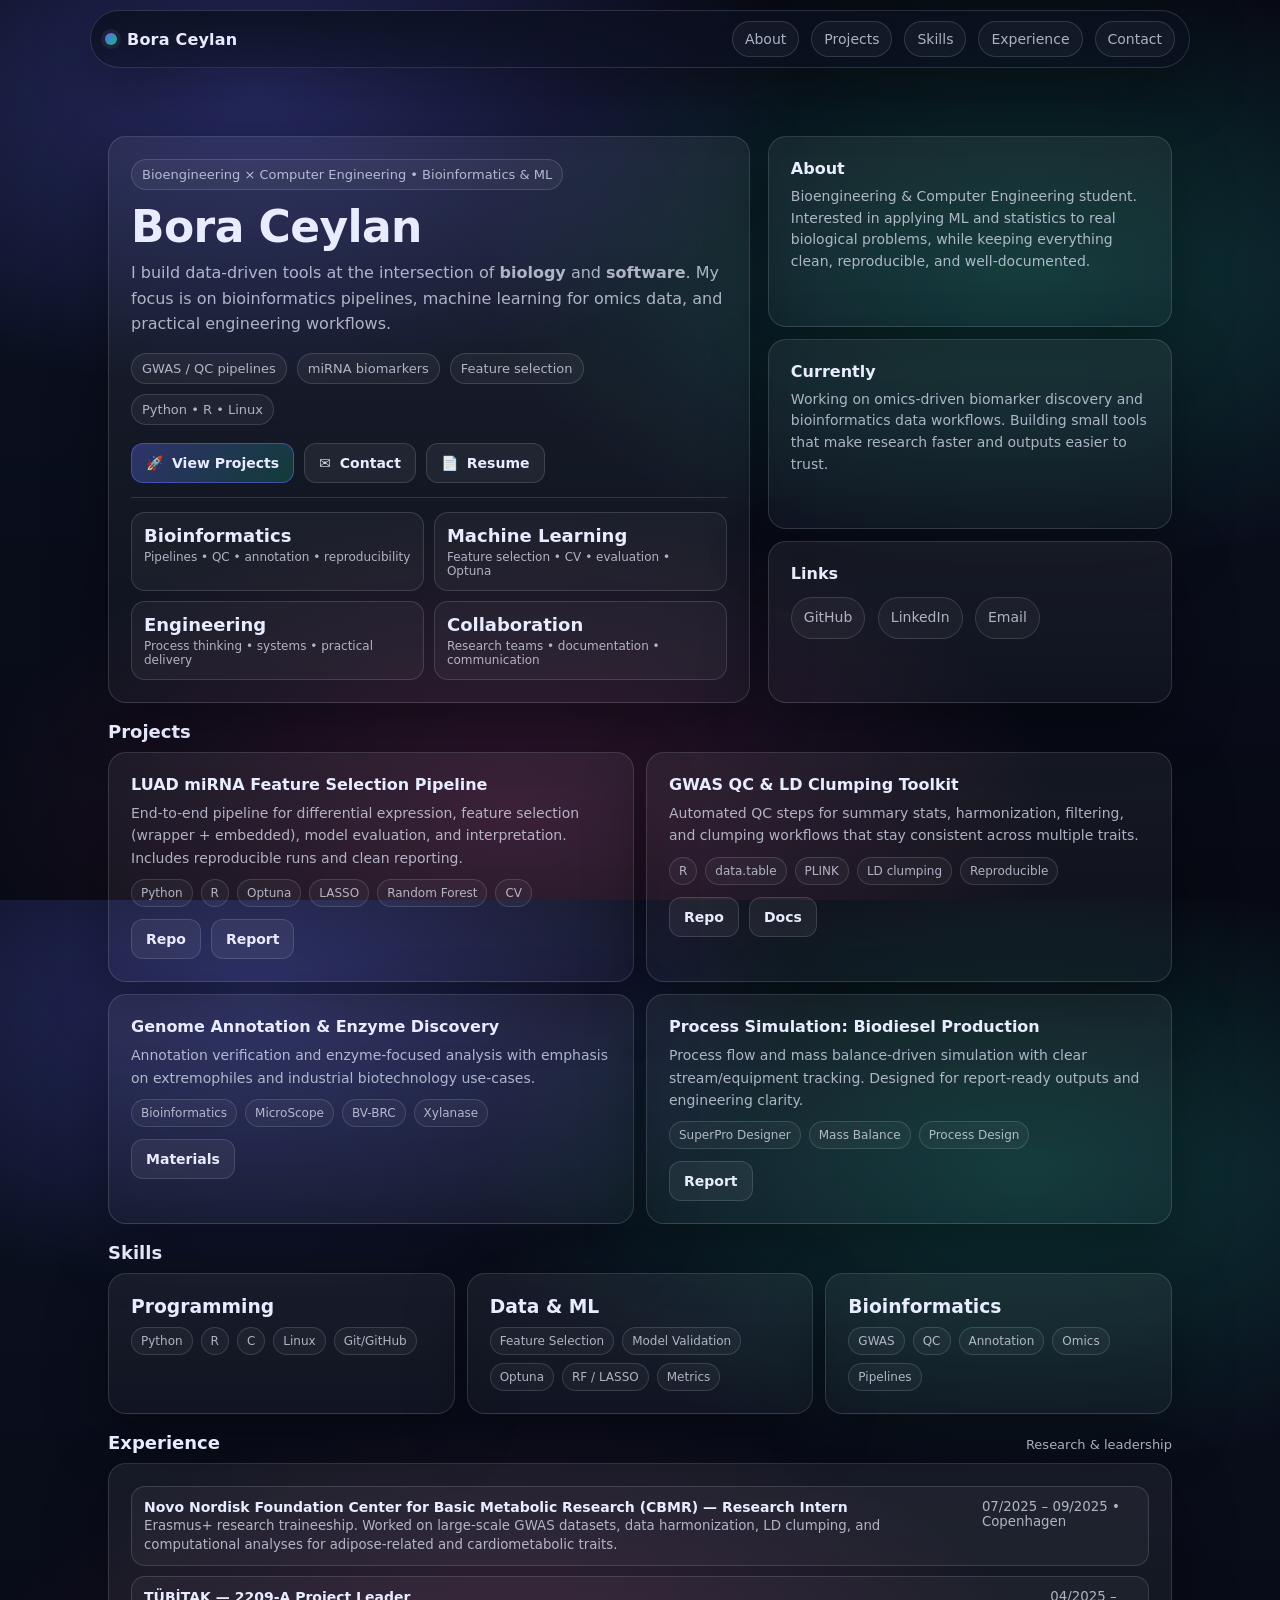
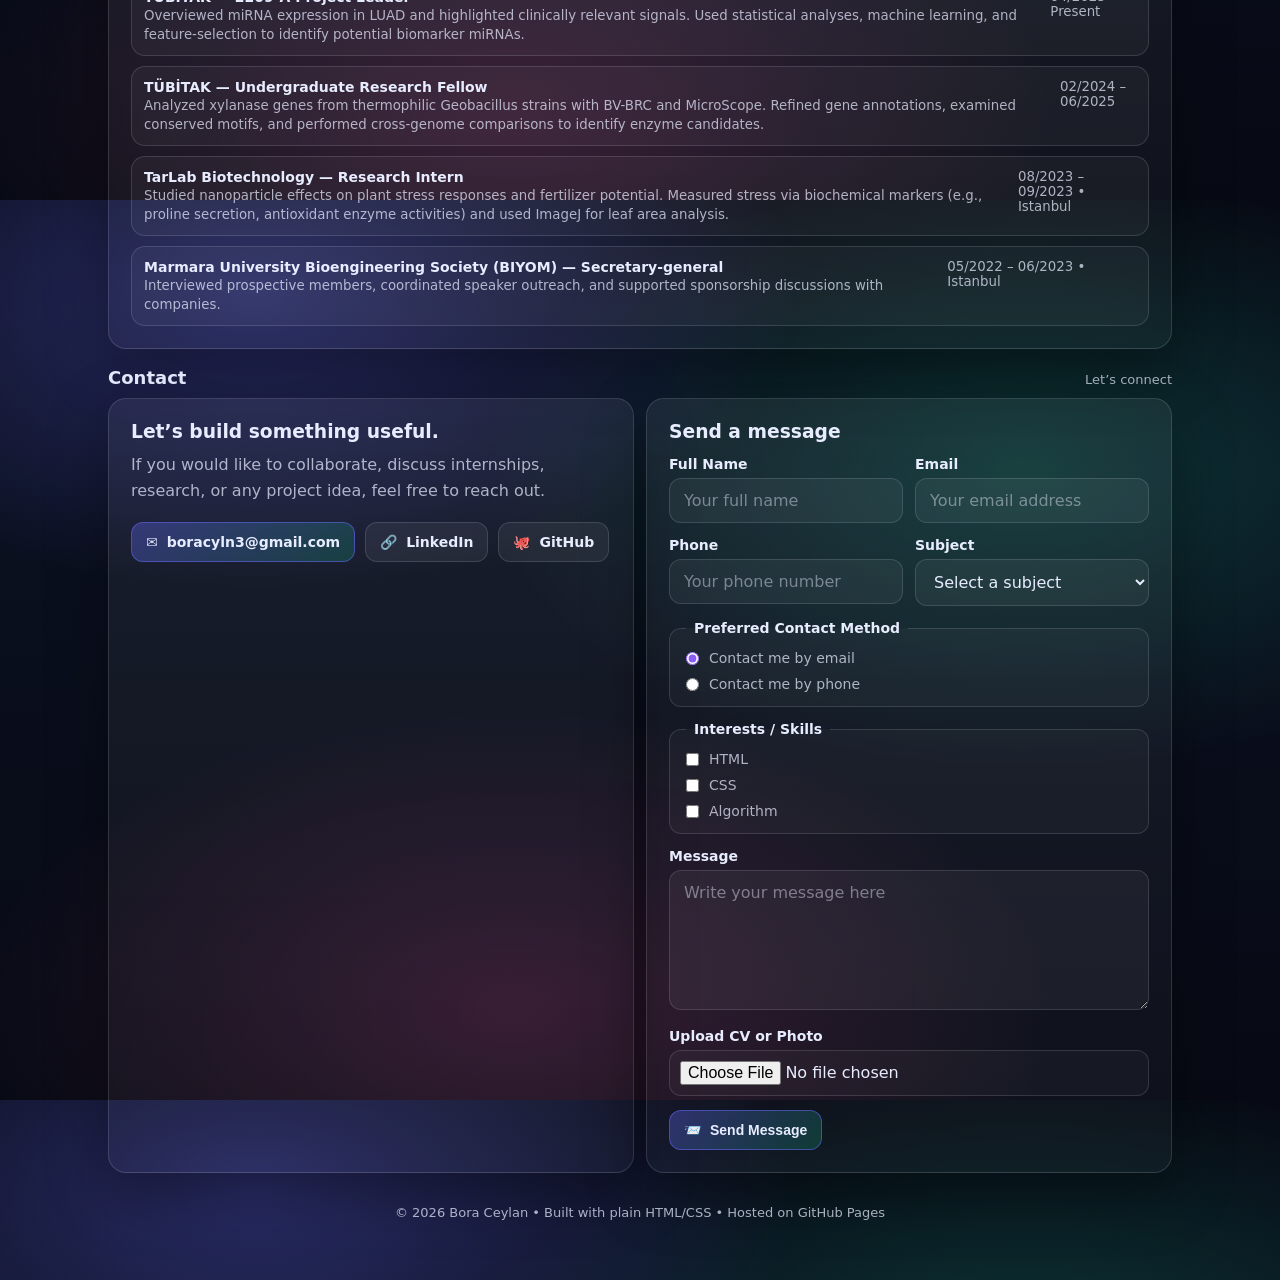
<file: index.html>
<!doctype html>
<html lang="tr">
<head>
  <meta charset="utf-8" />
  <meta name="viewport" content="width=device-width, initial-scale=1" />
  <title>Bora Ceylan | Portfolio</title>
  <meta name="description" content="Bora Ceylan — Bioengineering & Computer Engineering student. Bioinformatics, ML, GWAS, and biotech R&D." />
  
<style>
  :root{
    --bg:#0b1020;
    --panel:rgba(255,255,255,.06);
    --panel2:rgba(255,255,255,.10);
    --text:#e8ecff;
    --muted:rgba(232,236,255,.72);
    --line:rgba(232,236,255,.14);
    --shadow: 0 20px 60px rgba(0,0,0,.35);
    --r:18px;
  }
  *{box-sizing:border-box}
  html,body{height:100%}
  body{
    margin:0;
    font-family: ui-sans-serif, system-ui, -apple-system, Segoe UI, Roboto, Helvetica, Arial, "Apple Color Emoji","Segoe UI Emoji";
    color:var(--text);
    background:
      radial-gradient(900px 500px at 20% 10%, rgba(99,102,241,.35), transparent 60%),
      radial-gradient(900px 500px at 80% 30%, rgba(16,185,129,.22), transparent 60%),
      radial-gradient(900px 500px at 40% 90%, rgba(236,72,153,.18), transparent 60%),
      linear-gradient(180deg, #070a14 0%, #0b1020 30%, #070a14 100%);
    overflow-x:hidden;
  }
  a{color:inherit; text-decoration:none}
  .wrap{max-width:1100px; margin:0 auto; padding:28px 18px 60px}
  .nav{
    display:flex; align-items:center; justify-content:space-between;
    position:sticky; top:0; z-index:10;
    backdrop-filter: blur(10px);
    background: linear-gradient(180deg, rgba(11,16,32,.85), rgba(11,16,32,.55));
    border:1px solid var(--line);
    border-radius:999px;
    padding:10px 14px;
    box-shadow: var(--shadow);
    margin:10px auto 22px;
    max-width:1100px;
  }
  .brand{display:flex; gap:10px; align-items:center; font-weight:700; letter-spacing:.2px}
  .dot{
    width:12px;height:12px;border-radius:50%;
    background: linear-gradient(135deg, rgba(99,102,241,1), rgba(16,185,129,1));
    box-shadow: 0 0 0 4px rgba(255,255,255,.06);
  }
  .navlinks{display:flex; gap:12px; align-items:center; flex-wrap:wrap}
  .pill{
    padding:9px 12px;
    border-radius:999px;
    border:1px solid var(--line);
    background: rgba(255,255,255,.04);
    font-size:14px;
    color:var(--muted);
    transition:.2s transform, .2s background, .2s border-color;
  }
  .pill:hover{transform: translateY(-1px); background: rgba(255,255,255,.07); border-color: rgba(255,255,255,.22); color:var(--text)}
  .hero{
    display:grid;
    grid-template-columns: 1.35fr .85fr;
    gap:18px;
    align-items:stretch;
    margin-top:18px;
  }
  .card{
    background: linear-gradient(180deg, var(--panel), rgba(255,255,255,.03));
    border:1px solid var(--line);
    border-radius: var(--r);
    box-shadow: var(--shadow);
    padding:22px;
  }
  .headline{
    font-size: 44px;
    line-height: 1.05;
    margin: 4px 0 10px;
    letter-spacing:-.6px;
  }
  .sub{
    color:var(--muted);
    font-size:16px;
    line-height:1.6;
    margin:0 0 16px;
  }
  .badges{display:flex; gap:10px; flex-wrap:wrap; margin:14px 0 0}
  .badge{
    font-size:13px;
    padding:7px 10px;
    border-radius:999px;
    border:1px solid var(--line);
    background: rgba(255,255,255,.05);
    color:var(--muted);
  }
  .cta{display:flex; gap:10px; flex-wrap:wrap; margin-top:18px}
  .btn{
    display:inline-flex; align-items:center; gap:9px;
    padding:11px 14px;
    border-radius: 12px;
    border:1px solid var(--line);
    background: rgba(255,255,255,.06);
    color:var(--text);
    font-weight:600;
    font-size:14px;
    transition:.2s transform, .2s background, .2s border-color;
  }
  .btn:hover{transform:translateY(-1px); background: rgba(255,255,255,.10); border-color: rgba(255,255,255,.24)}
  .btn.primary{
    border-color: rgba(99,102,241,.55);
    background: linear-gradient(135deg, rgba(99,102,241,.35), rgba(16,185,129,.22));
  }
  .btn .icon{opacity:.9}
  .sidegrid{display:grid; gap:12px}
  .mini h3{margin:0 0 8px; font-size:16px}
  .mini p{margin:0; color:var(--muted); line-height:1.55; font-size:14px}
  .kpi{
    display:grid;
    grid-template-columns:1fr 1fr;
    gap:10px;
    margin-top:14px;
  }
  .kpi .k{
    border:1px solid var(--line);
    background: rgba(255,255,255,.04);
    border-radius:14px;
    padding:12px;
  }
  .k .num{font-size:18px; font-weight:800}
  .k .lbl{font-size:12px; color:var(--muted); margin-top:4px}
  section{margin-top:18px}
  .section-title{
    display:flex; align-items:baseline; justify-content:space-between; gap:10px;
    margin: 8px 0 10px;
  }
  .section-title h2{margin:0; font-size:18px}
  .section-title span{color:var(--muted); font-size:13px}
  .grid{
    display:grid;
    grid-template-columns: repeat(12, 1fr);
    gap:12px;
  }
  .col6{grid-column: span 6}
  .col4{grid-column: span 4}
  .col8{grid-column: span 8}
  .project h3{margin:0 0 8px; font-size:16px}
  .project p{margin:0 0 10px; color:var(--muted); line-height:1.6; font-size:14px}
  .tags{display:flex; gap:8px; flex-wrap:wrap}
  .tag{
    font-size:12px; padding:6px 9px;
    border-radius:999px;
    border:1px solid var(--line);
    background: rgba(255,255,255,.04);
    color:var(--muted);
  }
  .list{margin:0; padding:0; list-style:none; display:grid; gap:10px}
  .item{
    border:1px solid var(--line);
    background: rgba(255,255,255,.04);
    border-radius:14px;
    padding:12px;
    display:flex;
    justify-content:space-between;
    gap:12px;
    align-items:flex-start;
  }
  .item strong{display:block; font-size:14px}
  .item small{color:var(--muted)}
  .footer{
    margin-top:18px;
    text-align:center;
    color:var(--muted);
    font-size:13px;
    padding:14px 0 0;
  }
  .divider{
    height:1px; background:var(--line);
    margin:14px 0 0;
  }

  /* CONTACT FORM */
  .contact-form{
    display:flex;
    flex-direction:column;
    gap:14px;
    margin-top:6px;
  }
  .contact-form label{
    font-size:14px;
    font-weight:600;
    color:var(--text);
    margin-bottom:6px;
    display:block;
  }
  .contact-form input,
  .contact-form select,
  .contact-form textarea{
    width:100%;
    padding:12px 14px;
    border-radius:12px;
    border:1px solid var(--line);
    background: rgba(255,255,255,.05);
    color:var(--text);
    font: inherit;
    outline:none;
    transition:border-color .2s, background .2s, transform .2s;
  }
  .contact-form input::placeholder,
  .contact-form textarea::placeholder{
    color:rgba(232,236,255,.45);
  }
  .contact-form input:focus,
  .contact-form select:focus,
  .contact-form textarea:focus{
    border-color: rgba(99,102,241,.55);
    background: rgba(255,255,255,.08);
  }
  .contact-form textarea{
    min-height:140px;
    resize:vertical;
  }
  .form-row{
    display:grid;
    grid-template-columns:1fr 1fr;
    gap:12px;
  }

  @media (max-width: 920px){
    .hero{grid-template-columns:1fr; }
    .headline{font-size:36px}
    .col6,.col4,.col8{grid-column: span 12}
    .nav{position:relative; top:auto}
    .form-row{grid-template-columns:1fr;}
  }

  .contact-form fieldset{
  border:1px solid var(--line);
  border-radius:12px;
  padding:14px 16px;
  background: rgba(255,255,255,.03);
  margin:0;
}

.contact-form legend{
  padding:0 8px;
  font-size:14px;
  font-weight:600;
  color:var(--text);
}

.choice-group{
  display:grid;
  gap:10px;
}

.choice-item{
  display:flex !important;
  align-items:center;
  gap:10px;
  margin-bottom:0 !important;
  font-weight:400 !important;
  color:var(--muted) !important;
  cursor:pointer;
}

.choice-item input[type="radio"],
.choice-item input[type="checkbox"]{
  width:auto;
  margin:0;
  accent-color:#8b5cf6;
}

.contact-form input[type="file"]{
  padding:10px;
  background: rgba(255,255,255,.03);
}

  
</style>
</head>
<body>

  <div class="nav">
    <div class="brand">
      <span class="dot" aria-hidden="true"></span>
      <span>Bora Ceylan</span>
    </div>
    <div class="navlinks">
      <a class="pill" href="#about">About</a>
      <a class="pill" href="#projects">Projects</a>
      <a class="pill" href="#skills">Skills</a>
      <a class="pill" href="#experience">Experience</a>
      <a class="pill" href="#contact">Contact</a>
    </div>
  </div>

  <div class="wrap">
    <!-- HERO -->
    <div class="hero">
      <div class="card">
        <div class="badge" style="display:inline-block;margin-bottom:10px;">
          Bioengineering × Computer Engineering • Bioinformatics & ML
        </div>

        <h1 class="headline">Bora Ceylan</h1>
        <p class="sub">
          I build data-driven tools at the intersection of <b>biology</b> and <b>software</b>.
          My focus is on bioinformatics pipelines, machine learning for omics data, and practical engineering workflows.
        </p>

        <div class="badges">
          <span class="badge">GWAS / QC pipelines</span>
          <span class="badge">miRNA biomarkers</span>
          <span class="badge">Feature selection</span>
          <span class="badge">Python • R • Linux</span>
        </div>

        <div class="cta">
          <a class="btn primary" href="#projects">
            <span class="icon">🚀</span> View Projects
          </a>
          <a class="btn" href="#contact">
            <span class="icon">✉️</span> Contact
          </a>
          <!-- İstersen buraya CV linki koy -->
          <a class="btn" href="Bora-CEYLAN-CV.pdf" download>
            <span class="icon">📄</span> Resume
          </a>
        </div>

        <div class="divider"></div>

        <div class="kpi">
          <div class="k">
            <div class="num">Bioinformatics</div>
            <div class="lbl">Pipelines • QC • annotation • reproducibility</div>
          </div>
          <div class="k">
            <div class="num">Machine Learning</div>
            <div class="lbl">Feature selection • CV • evaluation • Optuna</div>
          </div>
          <div class="k">
            <div class="num">Engineering</div>
            <div class="lbl">Process thinking • systems • practical delivery</div>
          </div>
          <div class="k">
            <div class="num">Collaboration</div>
            <div class="lbl">Research teams • documentation • communication</div>
          </div>
        </div>
      </div>

      <div class="sidegrid">
        <div class="card mini" id="about">
          <h3>About</h3>
          <p>
            Bioengineering & Computer Engineering student. Interested in applying ML and statistics to real biological problems,
            while keeping everything clean, reproducible, and well-documented.
          </p>
        </div>

        <div class="card mini">
          <h3>Currently</h3>
          <p>
            Working on omics-driven biomarker discovery and bioinformatics data workflows.
            Building small tools that make research faster and outputs easier to trust.
          </p>
        </div>

        <div class="card mini">
          <h3>Links</h3>
          <p>
            <a class="pill" style="display:inline-block;margin:6px 8px 0 0;" href="https://github.com/borcey" target="_blank" rel="noreferrer">GitHub</a>
            <a class="pill" style="display:inline-block;margin:6px 8px 0 0;" href="https://www.linkedin.com/in/boracyln" target="_blank" rel="noreferrer">LinkedIn</a>            <a class="pill" style="display:inline-block;margin:6px 8px 0 0;" href="#contact">Email</a>
          </p>
          <p style="margin-top:10px;color:var(--muted);font-size:13px;">
          </p>
        </div>
      </div>
    </div>

    <!-- PROJECTS -->
    <section id="projects">
      <div class="section-title">
        <h2>Projects</h2>
      </div>

      <div class="grid">
        <div class="card project col6">
          <h3>LUAD miRNA Feature Selection Pipeline</h3>
          <p>
            End-to-end pipeline for differential expression, feature selection (wrapper + embedded),
            model evaluation, and interpretation. Includes reproducible runs and clean reporting.
          </p>
          <div class="tags">
            <span class="tag">Python</span><span class="tag">R</span><span class="tag">Optuna</span>
            <span class="tag">LASSO</span><span class="tag">Random Forest</span><span class="tag">CV</span>
          </div>
          <div class="cta" style="margin-top:12px;">
            <a class="btn" href="#" onclick="alert('Buraya repo linkini koy.'); return false;">Repo</a>
            <a class="btn" href="#" onclick="alert('Buraya kısa rapor / PDF linki koy.'); return false;">Report</a>
          </div>
        </div>

        <div class="card project col6">
          <h3>GWAS QC & LD Clumping Toolkit</h3>
          <p>
            Automated QC steps for summary stats, harmonization, filtering, and clumping workflows
            that stay consistent across multiple traits.
          </p>
          <div class="tags">
            <span class="tag">R</span><span class="tag">data.table</span><span class="tag">PLINK</span>
            <span class="tag">LD clumping</span><span class="tag">Reproducible</span>
          </div>
          <div class="cta" style="margin-top:12px;">
            <a class="btn" href="#" onclick="alert('Repo linki'); return false;">Repo</a>
            <a class="btn" href="#" onclick="alert('Docs linki'); return false;">Docs</a>
          </div>
        </div>

        <div class="card project col6">
          <h3>Genome Annotation & Enzyme Discovery</h3>
          <p>
            Annotation verification and enzyme-focused analysis with emphasis on extremophiles and
            industrial biotechnology use-cases.
          </p>
          <div class="tags">
            <span class="tag">Bioinformatics</span><span class="tag">MicroScope</span><span class="tag">BV-BRC</span>
            <span class="tag">Xylanase</span>
          </div>
          <div class="cta" style="margin-top:12px;">
            <a class="btn" href="#" onclick="alert('Repo / poster linki'); return false;">Materials</a>
          </div>
        </div>

        <div class="card project col6">
          <h3>Process Simulation: Biodiesel Production</h3>
          <p>
            Process flow and mass balance-driven simulation with clear stream/equipment tracking.
            Designed for report-ready outputs and engineering clarity.
          </p>
          <div class="tags">
            <span class="tag">SuperPro Designer</span><span class="tag">Mass Balance</span><span class="tag">Process Design</span>
          </div>
          <div class="cta" style="margin-top:12px;">
            <a class="btn" href="#" onclick="alert('Rapor / görsel linki'); return false;">Report</a>
          </div>
        </div>
      </div>
    </section>

    <!-- SKILLS -->
    <section id="skills">
      <div class="section-title">
        <h2>Skills</h2>
      </div>

      <div class="grid">
        <div class="card col4">
          <h3 style="margin:0 0 10px;">Programming</h3>
          <div class="tags">
            <span class="tag">Python</span><span class="tag">R</span><span class="tag">C</span>
            <span class="tag">Linux</span><span class="tag">Git/GitHub</span>
          </div>
        </div>
        <div class="card col4">
          <h3 style="margin:0 0 10px;">Data & ML</h3>
          <div class="tags">
            <span class="tag">Feature Selection</span><span class="tag">Model Validation</span>
            <span class="tag">Optuna</span><span class="tag">RF / LASSO</span>
            <span class="tag">Metrics</span>
          </div>
        </div>
        <div class="card col4">
          <h3 style="margin:0 0 10px;">Bioinformatics</h3>
          <div class="tags">
            <span class="tag">GWAS</span><span class="tag">QC</span><span class="tag">Annotation</span>
            <span class="tag">Omics</span><span class="tag">Pipelines</span>
          </div>
        </div>
      </div>
    </section>

    <!-- EXPERIENCE -->
<section id="experience">
  <div class="section-title">
    <h2>Experience</h2>
    <span>Research & leadership</span>
  </div>

  <div class="card">
    <ul class="list">
      <li class="item">
        <div>
          <strong>Novo Nordisk Foundation Center for Basic Metabolic Research (CBMR) — Research Intern</strong>
          <small>
            Erasmus+ research traineeship. Worked on large-scale GWAS datasets, data harmonization, LD clumping,
            and computational analyses for adipose-related and cardiometabolic traits.
          </small>
        </div>
        <small>07/2025 – 09/2025 • Copenhagen</small>
      </li>

      <li class="item">
        <div>
          <strong>TÜBİTAK — 2209-A Project Leader</strong>
          <small>
            Overviewed miRNA expression in LUAD and highlighted clinically relevant signals.
            Used statistical analyses, machine learning, and feature-selection to identify potential biomarker miRNAs.
          </small>
        </div>
        <small>04/2025 – Present</small>
      </li>

      <li class="item">
        <div>
          <strong>TÜBİTAK — Undergraduate Research Fellow</strong>
          <small>
            Analyzed xylanase genes from thermophilic Geobacillus strains with BV-BRC and MicroScope.
            Refined gene annotations, examined conserved motifs, and performed cross-genome comparisons to identify enzyme candidates.
          </small>
        </div>
        <small>02/2024 – 06/2025</small>
      </li>

      <li class="item">
        <div>
          <strong>TarLab Biotechnology — Research Intern</strong>
          <small>
            Studied nanoparticle effects on plant stress responses and fertilizer potential.
            Measured stress via biochemical markers (e.g., proline secretion, antioxidant enzyme activities) and used ImageJ for leaf area analysis.
          </small>
        </div>
        <small>08/2023 – 09/2023 • Istanbul</small>
      </li>

      <li class="item">
        <div>
          <strong>Marmara University Bioengineering Society (BIYOM) — Secretary-general</strong>
          <small>
            Interviewed prospective members, coordinated speaker outreach, and supported sponsorship discussions with companies.
          </small>
        </div>
        <small>05/2022 – 06/2023 • Istanbul</small>
      </li>
    </ul>
  </div>
</section>

    
<!-- CONTACT -->
<section id="contact">
  <div class="section-title">
    <h2>Contact</h2>
    <span>Let’s connect</span>
  </div>

  <div class="grid">
    <div class="card col6">
      <h3 style="margin:0 0 10px;">Let’s build something useful.</h3>
      <p class="sub">
        If you would like to collaborate, discuss internships, research, or any project idea,
        feel free to reach out.
      </p>

      <div class="cta">
        <a class="btn primary" href="mailto:boracyln3@gmail.com">
          <span class="icon">✉️</span> boracyln3@gmail.com
        </a>
        <a class="btn" href="https://www.linkedin.com/in/boracyln" target="_blank" rel="noreferrer">
          <span class="icon">🔗</span> LinkedIn
        </a>
        <a class="btn" href="https://github.com/borcey" target="_blank" rel="noreferrer">
          <span class="icon">🐙</span> GitHub
        </a>
      </div>
    </div>

    <div class="card col6">
      <h3 style="margin:0 0 14px;">Send a message</h3>

<form class="contact-form" action="https://formspree.io/f/XXXXXXX" method="POST" enctype="multipart/form-data">
  <input type="hidden" name="_subject" value="New message from portfolio website">

  <div class="form-row">
    <div>
      <label for="fullname">Full Name</label>
      <input type="text" id="fullname" name="fullname" placeholder="Your full name" required>
    </div>

    <div>
      <label for="email">Email</label>
      <input type="email" id="email" name="email" placeholder="Your email address" required>
    </div>
  </div>

  <div class="form-row">
    <div>
      <label for="phone">Phone</label>
      <input type="tel" id="phone" name="phone" placeholder="Your phone number">
    </div>

    <div>
      <label for="subject">Subject</label>
      <select id="subject" name="subject" required>
        <option value="">Select a subject</option>
        <option value="internship">Internship Opportunity</option>
        <option value="research">Research Collaboration</option>
        <option value="project">Project Discussion</option>
        <option value="other">Other</option>
      </select>
    </div>
  </div>

  <fieldset>
    <legend>Preferred Contact Method</legend>
    <div class="choice-group">
      <label class="choice-item">
        <input type="radio" name="contact_preference" value="email" checked>
        Contact me by email
      </label>

      <label class="choice-item">
        <input type="radio" name="contact_preference" value="phone">
        Contact me by phone
      </label>
    </div>
  </fieldset>

  <fieldset>
    <legend>Interests / Skills</legend>
    <div class="choice-group">
      <label class="choice-item">
        <input type="checkbox" name="interests" value="HTML">
        HTML
      </label>

      <label class="choice-item">
        <input type="checkbox" name="interests" value="CSS">
        CSS
      </label>

      <label class="choice-item">
        <input type="checkbox" name="interests" value="Algorithm">
        Algorithm
      </label>
    </div>
  </fieldset>

  <div>
    <label for="message">Message</label>
    <textarea id="message" name="message" placeholder="Write your message here" required></textarea>
  </div>

  <div>
    <label for="cv">Upload CV or Photo</label>
    <input type="file" id="cv" name="attachment" accept=".pdf,.doc,.docx,.png,.jpg,.jpeg">
  </div>

  <div>
    <button type="submit" class="btn primary">
      <span class="icon">📨</span> Send Message
    </button>
  </div>
</form>
      
    </div>
  </div>

  <div class="footer">
    © <span id="y"></span> Bora Ceylan • Built with plain HTML/CSS • Hosted on GitHub Pages
  </div>
</section>

  <script>
    document.getElementById("y").textContent = new Date().getFullYear();
  </script>

</body>
</html>
</file>
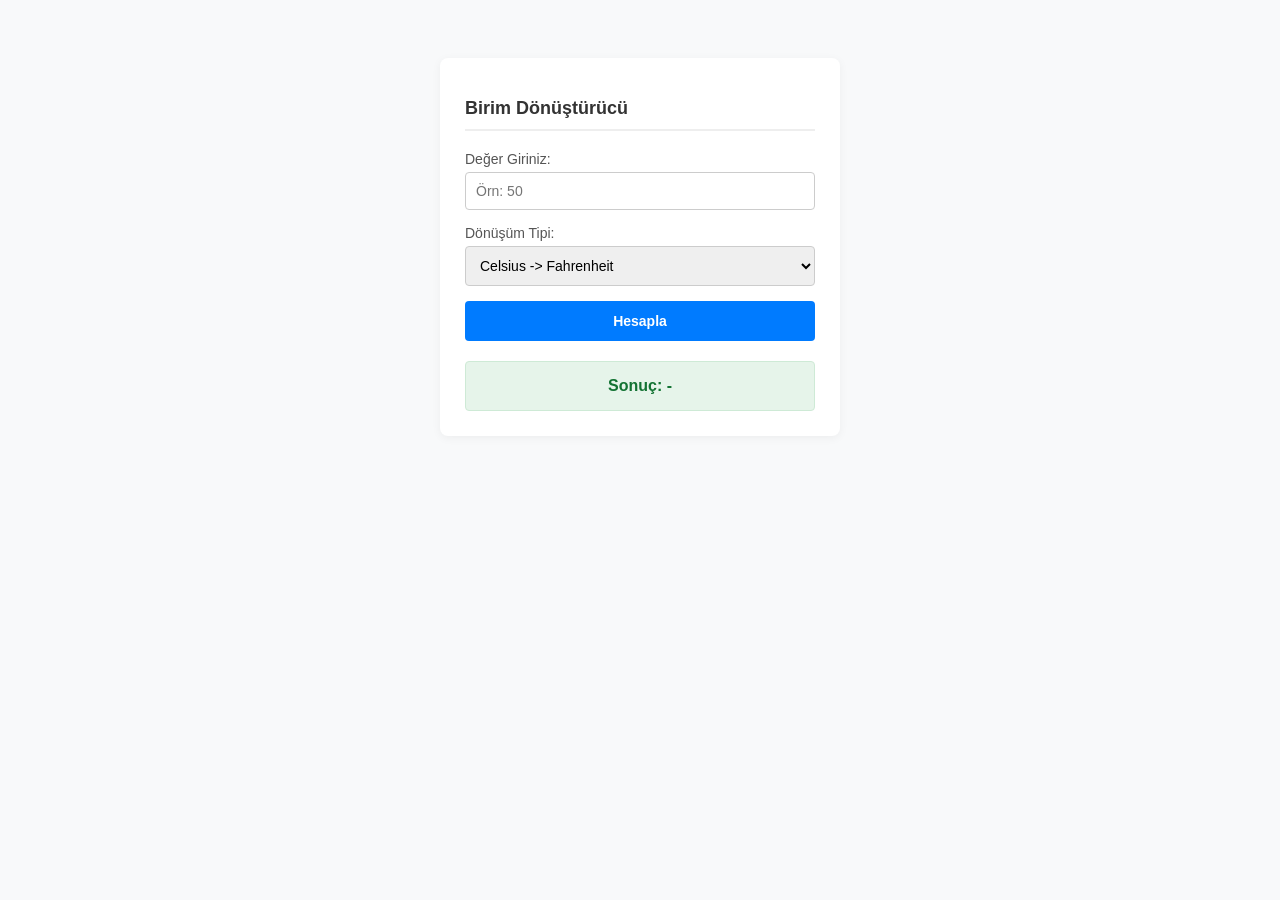
<file: 150820001_BoraCeylan_Hafta6/Birim Dönüştürme/index.html>
<!DOCTYPE html>
<html lang="tr">
<head>
    <meta charset="UTF-8">
    <meta name="viewport" content="width=device-width, initial-scale=1.0">
    <title>Birim Dönüştürücü</title>
    <link rel="stylesheet" href="style.css">
</head>
<body>

    <div class="card">
        <h2>Birim Dönüştürücü</h2>
        
        <label>Değer Giriniz:</label>
        <input type="number" id="degerInput" placeholder="Örn: 50">
        
        <label>Dönüşüm Tipi:</label>
        <select id="donusumSelect">
            <option value="c2f">Celsius -> Fahrenheit</option>
            <option value="m2km">Metre -> Kilometre</option>
            <option value="kg2g">Kilogram -> Gram</option>
        </select>
        
        <button class="btn-blue" onclick="birimDonustur()">Hesapla</button>

        <div class="result-box success-box">
            <h3 id="donusumSonucText">Sonuç: -</h3>
        </div>
    </div>

    <script src="script.js"></script>
</body>
</html>
</file>
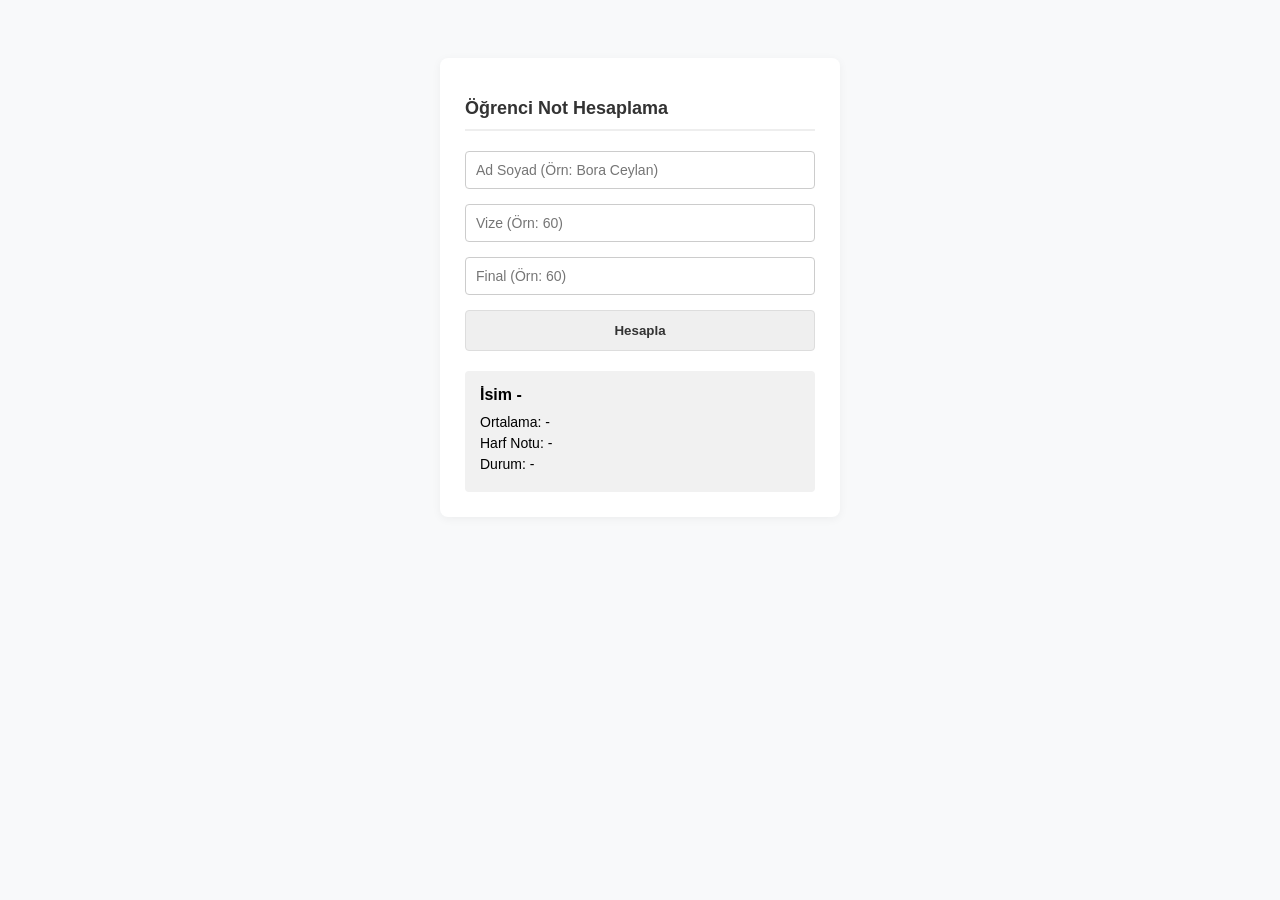
<file: 150820001_BoraCeylan_Hafta6/Not Hesaplama/index.html>
<!DOCTYPE html>
<html lang="tr">
<head>
    <meta charset="UTF-8">
    <meta name="viewport" content="width=device-width, initial-scale=1.0">
    <title>Öğrenci Not Hesaplama</title>
    <link rel="stylesheet" href="style.css">
</head>
<body>

    <div class="card">
        <h2>Öğrenci Not Hesaplama</h2>
        
        <input type="text" id="adSoyadInput" placeholder="Ad Soyad (Örn: Bora Ceylan)">
        <input type="number" id="vizeInput" placeholder="Vize (Örn: 60)">
        <input type="number" id="finalInput" placeholder="Final (Örn: 60)">
        
        <button class="btn-gray" onclick="notHesapla()">Hesapla</button>

        <div class="result-box">
            <h3 id="sonucIsim">İsim -</h3>
            <p id="sonucOrtalama">Ortalama: -</p>
            <p id="sonucHarf">Harf Notu: -</p>
            <p id="sonucDurum">Durum: -</p>
        </div>
    </div>

    <script src="script.js"></script>
</body>
</html>
</file>
<file: 150820001_BoraCeylan_Hafta6/Birim Dönüştürme/style.css>
body {
    font-family: Arial, sans-serif;
    background-color: #f8f9fa;
    display: flex;
    justify-content: center;
    padding-top: 50px;
}

.card {
    background-color: white;
    padding: 25px;
    border-radius: 8px;
    box-shadow: 0 2px 10px rgba(0,0,0,0.05);
    width: 350px;
}

h2 {
    font-size: 18px; 
    color: #333;
    border-bottom: 2px solid #eee;
    padding-bottom: 10px; 
    margin-bottom: 20px;
}

label {
    font-size: 14px; 
    color: #555;
    margin-bottom: 5px; 
    display: block;
}

input, select {
    width: 100%; 
    padding: 10px; 
    margin-bottom: 15px;
    border: 1px solid #ccc; 
    border-radius: 4px;
    box-sizing: border-box; 
    font-size: 14px;
}

input:focus, select:focus {
    outline: none;
    border-color: #007bff;
}

.btn-blue {
    width: 100%; 
    padding: 12px;
    border: none; 
    border-radius: 4px;
    cursor: pointer; 
    font-weight: bold;
    font-size: 14px;
    background-color: #007bff; 
    color: white;
    margin-bottom: 20px;
    transition: background-color 0.2s;
}

.btn-blue:hover { 
    background-color: #0056b3; 
}

.result-box {
    padding: 15px; 
    border-radius: 4px;
}

/* Hocanın PDF'indeki o yeşil kutu stili */
.success-box {
    background-color: #e6f4ea; 
    color: #137333;
    text-align: center; 
    border: 1px solid #ceead6;
}

.success-box h3 { 
    margin: 0; 
    font-size: 16px;
}
</file>
<file: 150820001_BoraCeylan_Hafta6/Not Hesaplama/style.css>
body {
    font-family: Arial, sans-serif;
    background-color: #f8f9fa;
    display: flex;
    justify-content: center;
    padding-top: 50px;
}
.card {
    background-color: white;
    padding: 25px;
    border-radius: 8px;
    box-shadow: 0 2px 10px rgba(0,0,0,0.05);
    width: 350px;
}
h2 {
    font-size: 18px; color: #333;
    border-bottom: 2px solid #eee;
    padding-bottom: 10px; margin-bottom: 20px;
}
input {
    width: 100%; padding: 10px; margin-bottom: 15px;
    border: 1px solid #ccc; border-radius: 4px;
    box-sizing: border-box; font-size: 14px;
}
.btn-gray {
    width: 100%; padding: 12px;
    border: 1px solid #ddd; border-radius: 4px;
    cursor: pointer; font-weight: bold;
    background-color: #efefef; color: #333;
    margin-bottom: 20px;
}
.btn-gray:hover { background-color: #e2e2e2; }
.result-box {
    background-color: #f1f1f1; padding: 15px; border-radius: 4px;
}
.result-box h3 { margin: 0 0 10px 0; font-size: 16px; }
.result-box p { margin: 5px 0; font-size: 14px; }
</file>
